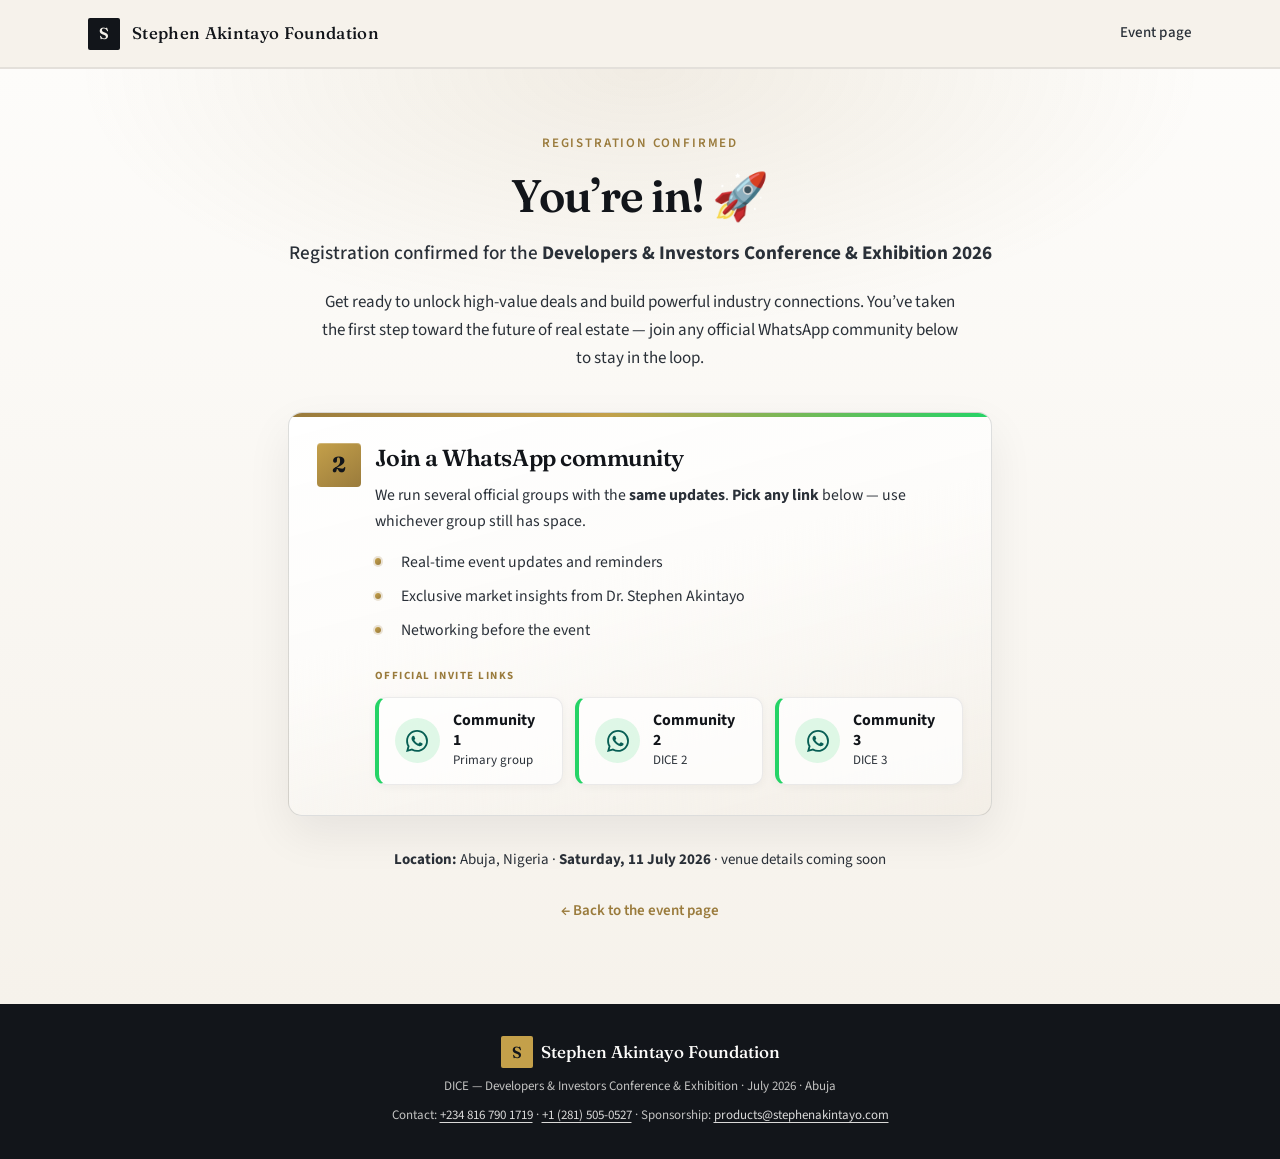
<file: thank-you.html>
<!DOCTYPE html>
<html lang="en-NG">
<head>
  <!-- Google Tag Manager (deferred until after load — keeps first paint fast) -->
  <script>
    window.dataLayer = window.dataLayer || [];
    window.addEventListener("load", function gtmDeferred() {
      window.removeEventListener("load", gtmDeferred);
      window.dataLayer.push({ "gtm.start": Date.now(), event: "gtm.js" });
      var s = document.createElement("script");
      s.async = true;
      s.src = "https://www.googletagmanager.com/gtm.js?id=GTM-N8H2X3M3";
      document.head.appendChild(s);
    });
  </script>
  <!-- End Google Tag Manager -->
  <meta charset="UTF-8" />
  <meta name="viewport" content="width=device-width, initial-scale=1.0" />
  <meta name="description" content="Registration confirmed for DICE 2026. Join any official WhatsApp community for updates and networking." />
  <meta name="theme-color" content="#1a1a2e" />
  <title>You’re in — DICE 2026 | Stephen Akintayo Foundation</title>
  <link rel="preconnect" href="https://fonts.googleapis.com" />
  <link rel="preconnect" href="https://fonts.gstatic.com" crossorigin />
  <link href="https://fonts.googleapis.com/css2?family=Fraunces:opsz,wght@9..144,400;9..144,500;9..144,600;9..144,700&family=Source+Sans+3:wght@400;500;600;700&display=swap" rel="stylesheet" />
  <link rel="stylesheet" href="styles.css" />
</head>
<body>
  <!-- Google Tag Manager (noscript) -->
  <noscript><iframe src="https://www.googletagmanager.com/ns.html?id=GTM-N8H2X3M3"
  height="0" width="0" style="display:none;visibility:hidden"></iframe></noscript>
  <!-- End Google Tag Manager (noscript) -->
  <a class="skip-link" href="#main">Skip to content</a>

  <header class="site-header">
    <div class="header-inner">
      <a href="index.html" class="logo-home">
        <span class="logo-mark" aria-hidden="true">S</span>
        <span class="logo-text">Stephen Akintayo Foundation</span>
      </a>
      <nav class="header-nav" aria-label="Primary">
        <a href="index.html">Event page</a>
      </nav>
      <button type="button" class="menu-toggle" aria-expanded="false" aria-controls="mobile-nav" aria-label="Open menu">
        <span></span><span></span><span></span>
      </button>
    </div>
    <div id="mobile-nav" class="mobile-nav" hidden>
      <a href="index.html">Event page</a>
    </div>
  </header>

  <main id="main">
    <div class="thank-you-main">
      <div class="thank-you-inner thank-you-wide container">
        <p class="thank-you-eyebrow">Registration confirmed</p>
        <h1 class="thank-you-title">You’re in! <span class="thank-you-emoji" aria-hidden="true">🚀</span></h1>
        <p class="thank-you-subhead">
          Registration confirmed for the <strong>Developers &amp; Investors Conference &amp; Exhibition 2026</strong>
        </p>
        <p class="thank-you-lead">
          Get ready to unlock high-value deals and build powerful industry connections. You’ve taken the first step toward the future of real estate — join any official WhatsApp community below to stay in the loop.
        </p>

        <div class="thank-you-steps">
          <!-- Step 1: ticket generation — temporarily hidden
          <article class="thank-you-step">
            <div class="thank-you-step-marker" aria-hidden="true">
              <span class="thank-you-step-num">1</span>
            </div>
            <h2 class="thank-you-step-title">Step 1: Generate your instant ticket</h2>
            <div class="thank-you-step-content">
              <p class="thank-you-step-lead">
                Don’t arrive empty-handed! Personalize your official DICE 2026 attendee ticket on our ticket page.
              </p>
              <ul class="thank-you-checklist">
                <li>Upload your photo (professional headshots work best).</li>
                <li>Enter your full name.</li>
                <li>Click <strong>Generate</strong> to download your digital invite instantly.</li>
              </ul>
              <div class="thank-you-step-actions">
                <a
                  href="https://getdp.co/gridce"
                  class="btn btn-lg btn-cta-gradient thank-you-cta-primary"
                  target="_blank"
                  rel="noopener noreferrer"
                >Generate my ticket now</a>
                <p class="thank-you-link-display">
                  <span class="thank-you-link-label">Direct link</span>
                  <a href="https://getdp.co/gridce" class="thank-you-inline-link" target="_blank" rel="noopener noreferrer">getdp.co/gridce</a>
                </p>
              </div>
            </div>
          </article>
          -->

          <article class="thank-you-step thank-you-step--community">
            <svg class="thank-you-wa-sprite" xmlns="http://www.w3.org/2000/svg" aria-hidden="true" focusable="false" width="0" height="0">
              <defs>
                <symbol id="thank-you-wa-icon" viewBox="0 0 24 24">
                  <path fill="currentColor" d="M17.472 14.382c-.297-.149-1.758-.867-2.03-.967-.273-.099-.471-.148-.67.15-.197.297-.767.966-.94 1.164-.173.199-.347.223-.644.075-.297-.15-1.255-.463-2.39-1.475-.883-.788-1.48-1.761-1.653-2.059-.173-.297-.018-.458.13-.606.134-.133.298-.347.446-.52.149-.174.198-.298.298-.497.099-.198.05-.371-.025-.52-.075-.149-.669-1.612-.916-2.207-.242-.579-.487-.5-.669-.51-.173-.008-.371-.01-.57-.01-.198 0-.52.074-.792.372-.272.297-1.04 1.016-1.04 2.479 0 1.462 1.065 2.875 1.213 3.074.149.198 2.096 3.2 5.077 4.487.709.306 1.262.489 1.694.625.712.227 1.36.195 1.871.118.571-.085 1.758-.719 2.006-1.413.248-.694.248-1.289.173-1.413-.074-.124-.272-.198-.57-.347m-5.421 7.403h-.004a9.87 9.87 0 01-5.031-1.378l-.361-.214-3.741.982.998-3.648-.235-.374a9.86 9.86 0 01-1.51-5.26c.001-5.45 4.436-9.884 9.888-9.884 2.64 0 5.122 1.03 6.988 2.898a9.825 9.825 0 012.893 6.994c-.003 5.45-4.435 9.884-9.881 9.884m8.413-18.297A11.815 11.815 0 0012.05 0C5.495 0 .16 5.335.157 11.892c0 2.096.547 4.142 1.588 5.945L.057 24l6.305-1.654a11.882 11.882 0 005.683 1.448h.005c6.554 0 11.89-5.335 11.893-11.893a11.821 11.821 0 00-3.48-8.413z"/>
                </symbol>
              </defs>
            </svg>
            <div class="thank-you-step-marker" aria-hidden="true">
              <span class="thank-you-step-num">2</span>
            </div>
            <h2 class="thank-you-step-title">Join a WhatsApp community</h2>
            <div class="thank-you-step-content">
              <p class="thank-you-step-lead">
                We run several official groups with the <strong>same updates</strong>. <strong>Pick any link</strong> below — use whichever group still has space.
              </p>
              <ul class="thank-you-checklist thank-you-checklist--community">
                <li>Real-time event updates and reminders</li>
                <li>Exclusive market insights from Dr.&nbsp;Stephen Akintayo</li>
                <li>Networking before the event</li>
              </ul>
              <p class="thank-you-community-heading" id="thank-you-community-heading">Official invite links</p>
              <div class="thank-you-community-grid" role="group" aria-labelledby="thank-you-community-heading">
                <a
                  class="thank-you-community-card"
                  href="https://chat.whatsapp.com/Hzbi21giJf1JGXsC3BEkIw"
                  target="_blank"
                  rel="noopener noreferrer"
                >
                  <span class="thank-you-community-card-icon" aria-hidden="true">
                    <svg class="thank-you-community-wa" width="22" height="22"><use href="#thank-you-wa-icon"/></svg>
                  </span>
                  <span class="thank-you-community-card-text">
                    <span class="thank-you-community-card-title">Community 1</span>
                    <span class="thank-you-community-card-meta">Primary group</span>
                  </span>
                </a>
                <a
                  class="thank-you-community-card"
                  href="https://chat.whatsapp.com/JtiUFlT0Bx2DrVnPiBp1FL"
                  target="_blank"
                  rel="noopener noreferrer"
                >
                  <span class="thank-you-community-card-icon" aria-hidden="true">
                    <svg class="thank-you-community-wa" width="22" height="22"><use href="#thank-you-wa-icon"/></svg>
                  </span>
                  <span class="thank-you-community-card-text">
                    <span class="thank-you-community-card-title">Community 2</span>
                    <span class="thank-you-community-card-meta">DICE&nbsp;2</span>
                  </span>
                </a>
                <a
                  class="thank-you-community-card"
                  href="https://chat.whatsapp.com/GJ0zXolx11I5WXrJYCpetO"
                  target="_blank"
                  rel="noopener noreferrer"
                >
                  <span class="thank-you-community-card-icon" aria-hidden="true">
                    <svg class="thank-you-community-wa" width="22" height="22"><use href="#thank-you-wa-icon"/></svg>
                  </span>
                  <span class="thank-you-community-card-text">
                    <span class="thank-you-community-card-title">Community 3</span>
                    <span class="thank-you-community-card-meta">DICE&nbsp;3</span>
                  </span>
                </a>
              </div>
            </div>
          </article>
        </div>

        <p class="thank-you-venue">
          <strong>Location:</strong> Abuja, Nigeria · <strong>Saturday, 11 July 2026</strong> · venue details coming soon
        </p>

        <p class="thank-you-back">
          <a href="index.html">← Back to the event page</a>
        </p>
      </div>
    </div>
  </main>

  <footer class="site-footer">
    <div class="footer-inner">
      <p class="footer-brand"><span class="logo-mark" aria-hidden="true">S</span> Stephen Akintayo Foundation</p>
      <p class="footer-meta">DICE — Developers &amp; Investors Conference &amp; Exhibition · July 2026 · Abuja</p>
      <p class="footer-meta thank-you-footer-contact">
        Contact: <a href="tel:+2348167901719">+234 816 790 1719</a>
        · <a href="tel:+12815050527">+1 (281) 505-0527</a>
        · Sponsorship: <a href="mailto:products@stephenakintayo.com">products@stephenakintayo.com</a>
      </p>
    </div>
  </footer>

  <script src="script.js" defer></script>
</body>
</html>
</file>
<file: styles.css>
/* --------------------------------------------------------------------------
   Developer and Investors Conference and Exhibition — typography: Fraunces + Source Sans 3
   Palette: deep ink, warm paper, restrained brass
   -------------------------------------------------------------------------- */

:root {
  --ink: #12151a;
  --ink-soft: #2a3038;
  --paper: #f6f2eb;
  --paper-dark: #ebe4d9;
  --white: #fdfcfa;
  --brass: #9a7b3c;
  --brass-bright: #c4a04a;
  --brass-dim: rgba(154, 123, 60, 0.12);
  --line: rgba(18, 21, 26, 0.08);
  --line-strong: rgba(18, 21, 26, 0.14);
  --font-serif: "Fraunces", Georgia, "Times New Roman", serif;
  --font-sans: "Source Sans 3", system-ui, -apple-system, sans-serif;
  --ease-out: cubic-bezier(0.22, 1, 0.36, 1);
  --header-h: 4.25rem;
}

*,
*::before,
*::after {
  box-sizing: border-box;
}

html {
  scroll-behavior: smooth;
}

body {
  margin: 0;
  font-family: var(--font-sans);
  font-size: 1.0625rem;
  line-height: 1.65;
  color: var(--ink-soft);
  background: var(--paper);
  -webkit-font-smoothing: antialiased;
}

img {
  max-width: 100%;
  height: auto;
}

.skip-link {
  position: absolute;
  top: -100px;
  left: 1rem;
  padding: 0.5rem 1rem;
  background: var(--ink);
  color: var(--white);
  z-index: 1000;
  transition: top 0.2s;
}

.skip-link:focus {
  top: 1rem;
}

/* Header */
.site-header {
  position: sticky;
  top: 0;
  z-index: 100;
  height: var(--header-h);
  background: rgba(246, 242, 235, 0.92);
  backdrop-filter: blur(10px);
  border-bottom: 1px solid var(--line);
}

.header-inner {
  max-width: 72rem;
  margin: 0 auto;
  padding: 0 1.5rem;
  height: 100%;
  display: flex;
  align-items: center;
  gap: 0.75rem;
}

.logo-mark {
  display: inline-flex;
  align-items: center;
  justify-content: center;
  width: 2rem;
  height: 2rem;
  font-family: var(--font-serif);
  font-weight: 600;
  font-size: 1rem;
  background: var(--ink);
  color: var(--paper);
  border-radius: 2px;
}

.logo-home {
  display: flex;
  align-items: center;
  gap: 0.75rem;
  margin-right: auto;
  text-decoration: none;
  color: inherit;
}

.logo-home .logo-text {
  margin-right: 0;
}

.logo-text {
  font-family: var(--font-serif);
  font-weight: 500;
  font-size: clamp(0.78rem, 2.4vw, 1.05rem);
  line-height: 1.25;
  color: var(--ink);
  letter-spacing: 0.02em;
  margin-right: auto;
}

.header-nav {
  display: none;
  align-items: center;
  gap: 1.75rem;
}

.header-nav a {
  font-size: 0.9375rem;
  font-weight: 500;
  color: var(--ink-soft);
  text-decoration: none;
  letter-spacing: 0.01em;
}

.header-nav a:hover {
  color: var(--brass);
}

.nav-cta {
  padding: 0.5rem 1.1rem;
  background: var(--ink);
  color: var(--white) !important;
  border-radius: 2px;
}

.nav-cta:hover {
  background: var(--ink-soft);
  color: var(--white) !important;
}

.menu-toggle {
  display: flex;
  flex-direction: column;
  justify-content: center;
  gap: 5px;
  width: 2.5rem;
  height: 2.5rem;
  padding: 0;
  border: none;
  background: transparent;
  cursor: pointer;
}

.menu-toggle span {
  display: block;
  height: 2px;
  width: 100%;
  background: var(--ink);
  transition: transform 0.25s var(--ease-out), opacity 0.2s;
}

.menu-toggle[aria-expanded="true"] span:nth-child(1) {
  transform: translateY(7px) rotate(45deg);
}

.menu-toggle[aria-expanded="true"] span:nth-child(2) {
  opacity: 0;
}

.menu-toggle[aria-expanded="true"] span:nth-child(3) {
  transform: translateY(-7px) rotate(-45deg);
}

.mobile-nav {
  position: absolute;
  left: 0;
  right: 0;
  top: var(--header-h);
  padding: 1rem 1.5rem 1.5rem;
  background: var(--white);
  border-bottom: 1px solid var(--line);
  display: flex;
  flex-direction: column;
  gap: 0.5rem;
  box-shadow: 0 12px 40px rgba(18, 21, 26, 0.06);
}

.mobile-nav[hidden] {
  display: none;
}

.mobile-nav:not([hidden]) {
  display: flex;
}

.mobile-nav a {
  font-weight: 600;
  color: var(--ink);
  text-decoration: none;
  padding: 0.65rem 0;
  border-bottom: 1px solid var(--line);
}

@media (min-width: 768px) {
  .header-nav {
    display: flex;
  }

  .menu-toggle {
    display: none;
  }

  .mobile-nav {
    display: none !important;
  }
}

/* Hero */
.hero {
  position: relative;
  min-height: calc(100vh - var(--header-h));
  min-height: calc(100dvh - var(--header-h));
  display: flex;
  align-items: center;
  padding: 3rem 1.5rem 4rem;
  overflow: hidden;
}

.hero-bg {
  position: absolute;
  inset: 0;
  background:
    radial-gradient(ellipse 80% 50% at 50% -20%, var(--brass-dim), transparent),
    linear-gradient(180deg, var(--white) 0%, var(--paper) 55%, var(--paper-dark) 100%);
  z-index: 0;
}

.hero-grid {
  position: absolute;
  inset: 0;
  background-image:
    linear-gradient(var(--line) 1px, transparent 1px),
    linear-gradient(90deg, var(--line) 1px, transparent 1px);
  background-size: 48px 48px;
  mask-image: linear-gradient(180deg, black 0%, transparent 85%);
  opacity: 0.6;
  z-index: 0;
}

.hero-inner {
  position: relative;
  z-index: 1;
  max-width: 46rem;
  margin: 0 auto;
  text-align: center;
}

.hero-eyebrow {
  font-family: var(--font-sans);
  font-size: 0.8125rem;
  font-weight: 600;
  letter-spacing: 0.14em;
  text-transform: uppercase;
  color: var(--brass);
  margin: 0 0 1rem;
}

.hero-title {
  font-family: var(--font-serif);
  font-optical-sizing: auto;
  font-weight: 600;
  font-size: clamp(1.85rem, 5vw, 2.85rem);
  line-height: 1.12;
  color: var(--ink);
  margin: 0 0 0.65rem;
  letter-spacing: -0.02em;
}

.hero-tagline {
  font-family: var(--font-serif);
  font-optical-sizing: auto;
  font-weight: 600;
  font-size: clamp(1.1rem, 2.8vw, 1.45rem);
  font-style: italic;
  color: var(--brass);
  margin: 0 0 1rem;
  letter-spacing: -0.01em;
}

.hero-subtitle {
  font-size: clamp(1rem, 2.2vw, 1.2rem);
  font-weight: 500;
  color: var(--ink-soft);
  margin: 0 0 2rem;
  max-width: 36rem;
  margin-left: auto;
  margin-right: auto;
}

.hero-meta {
  list-style: none;
  padding: 0;
  margin: 0 0 2rem;
  display: flex;
  flex-wrap: wrap;
  justify-content: center;
  gap: 0.75rem 1.5rem;
}

.hero-meta li {
  display: inline-flex;
  align-items: center;
  gap: 0.4rem;
  font-size: 0.9375rem;
  font-weight: 600;
  color: var(--ink);
  padding: 0.5rem 0.85rem;
  background: var(--white);
  border: 1px solid var(--line-strong);
  border-radius: 2px;
  box-shadow: 0 1px 0 rgba(18, 21, 26, 0.04);
}

.meta-icon {
  font-size: 1rem;
  line-height: 1;
}

.hero-lead {
  margin: 0 0 2rem;
  font-size: 1.0625rem;
  max-width: 38rem;
  margin-left: auto;
  margin-right: auto;
  color: var(--ink-soft);
}

.hero-actions {
  margin-bottom: 1rem;
}

.btn {
  display: inline-flex;
  align-items: center;
  justify-content: center;
  gap: 0.35rem;
  font-family: var(--font-sans);
  font-size: 0.9375rem;
  font-weight: 600;
  text-decoration: none;
  padding: 0.85rem 1.5rem;
  border-radius: 2px;
  border: 2px solid transparent;
  cursor: pointer;
  transition: background 0.2s var(--ease-out), color 0.2s, border-color 0.2s, transform 0.15s;
}

.btn:active {
  transform: scale(0.98);
}

.btn-primary {
  background: var(--ink);
  color: var(--white);
  border-color: var(--ink);
}

.btn-primary:hover {
  background: var(--ink-soft);
  border-color: var(--ink-soft);
}

.btn-outline {
  background: transparent;
  color: var(--ink);
  border-color: var(--ink);
}

.btn-outline:hover {
  background: var(--ink);
  color: var(--white);
}

.btn-lg {
  padding: 1rem 1.75rem;
  font-size: 1rem;
}

.btn-note {
  font-weight: 500;
  opacity: 0.9;
}

.hero-urgency {
  margin: 0;
  font-size: 0.875rem;
  font-weight: 600;
  color: var(--brass);
  letter-spacing: 0.02em;
}

.register-panel {
  padding: 1.75rem 1.5rem 1.5rem;
  height: fit-content;
  text-align: left;
  background: var(--paper);
  border: 1px solid var(--line-strong);
  border-radius: 2px;
  box-shadow: 0 12px 40px rgba(18, 21, 26, 0.06);
}

.register-panel-title {
  font-family: var(--font-serif);
  font-optical-sizing: auto;
  font-weight: 600;
  font-size: clamp(1.2rem, 2.5vw, 1.4rem);
  color: var(--ink);
  margin: 0 0 0.65rem;
  letter-spacing: -0.02em;
  text-align: center;
}

.register-panel-note {
  margin: 0 0 1.35rem;
  font-size: 0.9375rem;
  color: var(--ink-soft);
  text-align: center;
  line-height: 1.55;
}

.register-form {
  margin: 0;
}

.form-fields {
  display: flex;
  flex-direction: column;
  gap: 1rem;
  margin-bottom: 1.25rem;
}

.form-field {
  display: flex;
  flex-direction: column;
  gap: 0.35rem;
}

.form-label {
  font-size: 0.75rem;
  font-weight: 700;
  letter-spacing: 0.06em;
  text-transform: uppercase;
  color: var(--ink-soft);
}

.form-label-optional {
  font-weight: 500;
  letter-spacing: 0.02em;
  text-transform: none;
  opacity: 0.75;
}

.register-form input,
.register-form select,
.register-form textarea {
  font-family: var(--font-sans);
  font-size: 1rem;
  padding: 0.65rem 0.75rem;
  border: 1px solid var(--line-strong);
  border-radius: 2px;
  background: var(--paper);
  color: var(--ink);
  transition: border-color 0.2s, box-shadow 0.2s;
}

.register-form select {
  cursor: pointer;
  appearance: none;
  padding-right: 2rem;
  background-color: var(--paper);
  background-image: linear-gradient(45deg, transparent 50%, var(--ink-soft) 50%), linear-gradient(135deg, var(--ink-soft) 50%, transparent 50%);
  background-position: calc(100% - 1.1rem) 50%, calc(100% - 0.75rem) 50%;
  background-size: 6px 6px, 6px 6px;
  background-repeat: no-repeat;
}

.register-form input::placeholder,
.register-form textarea::placeholder {
  color: rgba(42, 48, 56, 0.45);
}

.register-form input:hover,
.register-form select:hover,
.register-form textarea:hover {
  border-color: rgba(18, 21, 26, 0.22);
}

.register-form input:focus,
.register-form select:focus,
.register-form textarea:focus {
  outline: none;
  border-color: var(--brass);
  box-shadow: 0 0 0 3px var(--brass-dim);
}

.register-panel .register-form input:not([type="radio"]),
.register-panel .register-form select,
.register-panel .register-form textarea {
  width: 100%;
  box-sizing: border-box;
  background-color: var(--white);
}

.register-form-inline {
  display: flex;
  flex-direction: column;
  gap: 0.75rem;
}

.register-form-inline > label {
  font-size: 0.875rem;
  font-weight: 600;
  color: var(--ink);
}

.label-hint {
  font-weight: 500;
  color: var(--ink-soft);
}

.form-field-hint {
  margin: -0.35rem 0 0;
  font-size: 0.8125rem;
  line-height: 1.5;
  color: var(--ink-soft);
}

.register-form-inline > .form-field-hint + input {
  margin-top: 0;
}

.form-fieldset {
  border: none;
  padding: 0;
  margin: 0;
}

.form-fieldset legend {
  font-size: 0.875rem;
  font-weight: 600;
  color: var(--ink);
  margin-bottom: 0.45rem;
  padding: 0;
}

.form-radio-group {
  display: flex;
  flex-direction: column;
  gap: 0.5rem;
}

.form-radio-label {
  display: flex;
  align-items: flex-start;
  gap: 0.55rem;
  font-size: 0.9375rem;
  font-weight: 500;
  color: var(--ink);
  cursor: pointer;
}

.form-radio-label input {
  margin: 0.2rem 0 0;
  flex-shrink: 0;
  width: auto;
  accent-color: var(--ink);
}

.btn-submit {
  width: 100%;
  border: none;
}

.form-status {
  margin: 1rem 0 0;
  font-size: 0.9375rem;
  font-weight: 600;
  text-align: center;
  color: var(--brass);
}

.form-status.is-error {
  color: #8b2942;
}

.register-panel-trust {
  margin: 1rem 0 0;
  font-size: 0.8125rem;
  font-weight: 600;
  color: var(--ink-soft);
  text-align: center;
  line-height: 1.5;
}

.registration-form-block {
  margin: 0;
}

.registration-success {
  padding: 0.5rem 0 0;
  text-align: left;
}

.registration-success[hidden] {
  display: none !important;
}

.registration-success-title {
  font-family: var(--font-serif);
  font-optical-sizing: auto;
  font-size: clamp(1.2rem, 2.5vw, 1.45rem);
  font-weight: 600;
  color: var(--ink);
  margin: 0 0 0.75rem;
  letter-spacing: -0.02em;
  line-height: 1.2;
}

.registration-success-lead {
  font-size: 0.9375rem;
  line-height: 1.6;
  color: var(--ink-soft);
  margin: 0 0 1rem;
}

.registration-success-community {
  font-size: 0.9375rem;
  font-weight: 600;
  color: var(--ink);
  line-height: 1.5;
  margin: 0 0 1rem;
}

.registration-success-btn {
  display: inline-flex;
  margin-top: 0.15rem;
}

.registration-error {
  margin-top: 1rem;
  text-align: left;
}

.registration-error[hidden] {
  display: none !important;
}

/* Full-screen “submitting” state before redirect to thank-you */
.registration-submit-overlay {
  position: fixed;
  inset: 0;
  z-index: 1000;
  display: flex;
  align-items: center;
  justify-content: center;
  padding: max(1.25rem, env(safe-area-inset-top)) max(1.25rem, env(safe-area-inset-right))
    max(1.25rem, env(safe-area-inset-bottom)) max(1.25rem, env(safe-area-inset-left));
  background: rgba(18, 21, 26, 0.55);
  backdrop-filter: blur(6px);
  -webkit-backdrop-filter: blur(6px);
}

.registration-submit-overlay[hidden] {
  display: none !important;
}

.registration-submit-overlay-inner {
  max-width: 22rem;
  width: 100%;
  padding: 1.75rem 1.5rem;
  background: var(--white);
  border: 1px solid var(--line-strong);
  border-radius: 6px;
  box-shadow: 0 24px 64px rgba(18, 21, 26, 0.2);
  text-align: center;
}

.registration-submit-spinner {
  box-sizing: border-box;
  width: 2.75rem;
  height: 2.75rem;
  margin: 0 auto 1.25rem;
  border: 3px solid var(--paper-dark);
  border-top-color: var(--brass-bright);
  border-radius: 50%;
  animation: registration-submit-spin 0.85s linear infinite;
}

.registration-submit-title {
  margin: 0 0 0.75rem;
  font-family: var(--font-serif);
  font-weight: 600;
  font-size: 1.2rem;
  color: var(--ink);
  letter-spacing: -0.02em;
  line-height: 1.25;
}

.registration-submit-tip {
  margin: 0 0 0.85rem;
  font-size: 0.9375rem;
  line-height: 1.55;
  color: var(--ink-soft);
  min-height: 2.9rem;
}

.registration-submit-sub {
  margin: 0;
  font-size: 0.8125rem;
  font-weight: 600;
  letter-spacing: 0.04em;
  text-transform: uppercase;
  color: var(--brass);
}

@keyframes registration-submit-spin {
  to {
    transform: rotate(360deg);
  }
}

/* Sections */
.section {
  padding: clamp(3.5rem, 8vw, 5.5rem) 1.5rem;
}

.container {
  max-width: 72rem;
  margin: 0 auto;
}

.container.narrow {
  max-width: 40rem;
}

.section-title {
  font-family: var(--font-serif);
  font-optical-sizing: auto;
  font-weight: 600;
  font-size: clamp(1.65rem, 3.5vw, 2.15rem);
  color: var(--ink);
  text-align: center;
  margin: 0 0 2rem;
  letter-spacing: -0.02em;
}

.section-about {
  background: var(--white);
  border-top: 1px solid var(--line);
}

.prose p {
  margin: 0 0 1.25rem;
}

.prose p:last-child {
  margin-bottom: 0;
}

.section-gain {
  background: var(--ink);
  color: rgba(253, 252, 250, 0.88);
}

.section-gain .section-title {
  color: var(--white);
}

.gain-grid {
  list-style: none;
  padding: 0;
  margin: 0;
  display: grid;
  gap: 1rem;
  grid-template-columns: 1fr;
}

@media (min-width: 640px) {
  .gain-grid {
    grid-template-columns: repeat(2, 1fr);
  }

  .gain-card-wide {
    grid-column: span 2;
  }
}

.gain-card {
  position: relative;
  padding: 1.5rem 1.5rem 1.5rem 1.25rem;
  border: 1px solid rgba(253, 252, 250, 0.12);
  background: rgba(253, 252, 250, 0.04);
  border-radius: 2px;
  transition: border-color 0.2s, background 0.2s;
}

.gain-card:hover {
  border-color: rgba(196, 160, 74, 0.35);
  background: rgba(253, 252, 250, 0.06);
}

.gain-card p {
  margin: 0;
  font-size: 1rem;
  font-weight: 500;
  line-height: 1.55;
  padding-left: 3rem;
}

.gain-num {
  position: absolute;
  left: 1.25rem;
  top: 1.35rem;
  font-family: var(--font-serif);
  font-size: 0.75rem;
  font-weight: 600;
  letter-spacing: 0.08em;
  color: var(--brass-bright);
}

.section-audience {
  background: var(--paper-dark);
  border-top: 1px solid var(--line);
}

.speaker-card {
  margin: 0 auto;
  width: 100%;
  max-width: min(22rem, 100%);
  display: flex;
  flex-direction: column;
  align-items: stretch;
  overflow: hidden;
  border: 1px solid var(--line-strong);
  border-radius: 2px;
  background: var(--paper);
  text-align: center;
}

.speaker-photo-wrap {
  position: relative;
  aspect-ratio: 1 / 1;
  width: 100%;
  overflow: hidden;
  background: var(--paper-dark);
}

.speaker-photo {
  width: 100%;
  height: 100%;
  object-fit: cover;
  object-position: center top;
  display: block;
}

.speaker-text {
  padding: clamp(1.25rem, 4vw, 1.65rem) 1.35rem clamp(1.5rem, 5vw, 2rem);
}

.speaker-name {
  font-family: var(--font-serif);
  font-optical-sizing: auto;
  font-weight: 600;
  font-size: clamp(1.25rem, 2.8vw, 1.65rem);
  color: var(--ink);
  margin: 0 0 0.5rem;
  letter-spacing: -0.02em;
  line-height: 1.25;
}

.speaker-role {
  margin: 0;
  font-size: 0.9375rem;
  font-weight: 500;
  color: var(--ink-soft);
  line-height: 1.55;
}

.speaker-host-label {
  margin: 0 0 0.35rem;
  font-size: 0.6875rem;
  font-weight: 700;
  letter-spacing: 0.14em;
  text-transform: uppercase;
  color: var(--brass);
}

.speaker-roster {
  list-style: none;
  margin: 1rem 0 0;
  padding: 0;
  display: grid;
  gap: 0.5rem;
}

.speaker-roster-item {
  padding: 0.75rem 1rem;
  background: var(--white);
  border: 1px solid var(--line);
  border-radius: 4px;
  text-align: left;
}

.speaker-roster-name {
  font-family: var(--font-serif);
  font-weight: 600;
  font-size: 1rem;
  color: var(--ink);
  line-height: 1.3;
}

.audience-list {
  list-style: none;
  padding: 0;
  margin: 0 auto;
  max-width: 36rem;
  display: grid;
  gap: 0;
}

.audience-list li {
  position: relative;
  padding: 1rem 0 1rem 2rem;
  font-weight: 600;
  color: var(--ink);
  border-bottom: 1px solid var(--line-strong);
}

.audience-list li::before {
  content: "";
  position: absolute;
  left: 0;
  top: 1.35rem;
  width: 8px;
  height: 8px;
  background: var(--brass);
  border-radius: 1px;
  transform: rotate(45deg);
}

.section-details {
  background: var(--white);
  border-top: 1px solid var(--line);
}

.details-register-grid {
  display: grid;
  gap: 2rem;
  align-items: start;
}

.details-info-col {
  min-width: 0;
}

.details-form-col {
  min-width: 0;
}

.register-panel-inline {
  text-align: left;
}

.register-panel-inline .register-panel-title,
.register-panel-inline .register-panel-note {
  text-align: left;
}

.register-panel-inline .register-panel-trust {
  text-align: left;
  margin-top: 1rem;
}

@media (min-width: 900px) {
  .details-register-grid {
    grid-template-columns: minmax(0, 1fr) minmax(0, 1.05fr);
    gap: 2.5rem 3rem;
    align-items: start;
  }
}

.details-board-fill {
  margin: 0;
  max-width: none;
}

#details,
#speaker,
#register,
#register-form {
  scroll-margin-top: calc(var(--header-h) + 1rem);
}

.section-register {
  background:
    radial-gradient(ellipse 90% 50% at 50% -20%, rgba(154, 123, 60, 0.14), transparent 55%),
    linear-gradient(180deg, var(--paper-dark) 0%, var(--paper) 45%, var(--white) 100%);
  border-top: 1px solid var(--line-strong);
}

.register-speaker-grid {
  display: grid;
  gap: clamp(1.75rem, 4vw, 2.5rem);
  align-items: start;
}

@media (max-width: 899px) {
  .register-speaker-grid {
    grid-template-areas:
      "cta"
      "speaker";
  }

  .register-speaker-grid .register-shell {
    grid-area: cta;
  }

  .register-speaker-grid .register-speaker-col {
    grid-area: speaker;
  }
}

@media (min-width: 900px) {
  .register-speaker-grid {
    grid-template-columns: minmax(0, 22rem) minmax(0, 1fr);
    grid-template-areas: "speaker cta";
    gap: 2.5rem 3rem;
    align-items: stretch;
  }
}

.register-speaker-grid .register-shell {
  max-width: none;
  margin-inline: 0;
  width: 100%;
}

.register-speaker-col {
  min-width: 0;
}

.register-speaker-kicker {
  margin: 0 0 0.75rem;
  font-size: 0.6875rem;
  font-weight: 700;
  letter-spacing: 0.16em;
  text-transform: uppercase;
  color: var(--brass);
}

.speaker-card-register {
  max-width: none;
  margin: 0;
  width: 100%;
  height: 100%;
}

.register-shell {
  position: relative;
  max-width: 44rem;
  margin-inline: auto;
  padding: clamp(2rem, 5vw, 2.85rem);
  background: var(--white);
  border: 1px solid var(--line-strong);
  border-radius: 3px;
  box-shadow:
    0 1px 0 rgba(18, 21, 26, 0.04),
    0 24px 48px rgba(18, 21, 26, 0.08);
}

.register-shell::before {
  content: "";
  position: absolute;
  left: 0;
  top: 0;
  bottom: 0;
  width: 4px;
  border-radius: 3px 0 0 3px;
  background: linear-gradient(180deg, var(--brass-bright), var(--brass));
}

.register-card-head {
  text-align: left;
  margin-bottom: 1.75rem;
  padding-left: 0.35rem;
}

.register-kicker {
  margin: 0 0 0.5rem;
  font-size: 0.6875rem;
  font-weight: 700;
  letter-spacing: 0.16em;
  text-transform: uppercase;
  color: var(--brass);
}

.register-card-title {
  font-family: var(--font-serif);
  font-optical-sizing: auto;
  font-weight: 600;
  font-size: clamp(1.65rem, 3.5vw, 2.1rem);
  color: var(--ink);
  letter-spacing: -0.02em;
  line-height: 1.15;
  margin: 0 0 0.85rem;
}

.register-card-lead {
  margin: 0;
  font-size: 1.0625rem;
  line-height: 1.6;
  color: var(--ink-soft);
  max-width: 38rem;
}

.register-points {
  list-style: none;
  margin: 0 0 1.85rem;
  padding: 1.15rem 0 0;
  border-top: 1px solid var(--line);
  display: flex;
  flex-direction: column;
  gap: 1rem;
}

.register-point {
  display: flex;
  align-items: flex-start;
  gap: 0.85rem;
  font-size: 0.9375rem;
  line-height: 1.55;
  color: var(--ink-soft);
}

.register-point strong {
  color: var(--ink);
  font-weight: 600;
}

.register-point-icon {
  flex-shrink: 0;
  display: flex;
  align-items: center;
  justify-content: center;
  width: 2rem;
  height: 2rem;
  margin-top: 0.1rem;
  color: var(--brass);
  background: var(--brass-dim);
  border: 1px solid rgba(154, 123, 60, 0.22);
  border-radius: 2px;
}

.register-point-icon svg {
  display: block;
}

.register-card-footer {
  padding-top: 1.5rem;
  border-top: 1px solid var(--line);
}

.register-card-actions {
  display: flex;
  flex-wrap: wrap;
  align-items: center;
  gap: 0.75rem 1rem;
  margin-bottom: 0.85rem;
}

.register-card-actions .btn-lg {
  min-width: min(100%, 14rem);
  justify-content: center;
}

.register-card-footnote {
  margin: 0;
  font-size: 0.8125rem;
  font-weight: 500;
  line-height: 1.5;
  color: var(--ink-soft);
  max-width: 34rem;
}

.details-register-grid {
  display: grid;
  gap: 2rem;
  align-items: start;
}

@media (min-width: 900px) {
  .details-register-grid {
    grid-template-columns: 1fr 1fr;
    gap: 2rem 2.5rem;
  }
}

.details-register-col-info .details-board {
  margin: 0;
  max-width: none;
}

.details-board {
  margin: 0 auto;
  max-width: 40rem;
  border: 1px solid var(--line-strong);
  border-radius: 2px;
  overflow: hidden;
}

.detail-row {
  display: grid;
  grid-template-columns: 1fr;
  gap: 0.35rem;
  padding: 1.15rem 1.25rem;
  border-bottom: 1px solid var(--line);
}

@media (min-width: 520px) {
  .detail-row {
    grid-template-columns: 8.5rem 1fr;
    gap: 1.5rem;
    align-items: baseline;
  }
}

.detail-row:last-child {
  border-bottom: none;
}

.detail-row dt {
  font-size: 0.75rem;
  font-weight: 700;
  letter-spacing: 0.1em;
  text-transform: uppercase;
  color: var(--brass);
}

.detail-row dd {
  margin: 0;
  font-weight: 600;
  color: var(--ink);
}

.detail-row-highlight {
  background: var(--brass-dim);
}

.detail-note {
  display: block;
  margin-top: 0.35rem;
  font-size: 0.875rem;
  font-weight: 500;
  color: var(--ink-soft);
}

.section-countdown {
  background: var(--ink);
  color: rgba(253, 252, 250, 0.9);
  text-align: center;
}

.section-countdown .section-title {
  color: var(--white);
}

.countdown-intro {
  max-width: 36rem;
  margin: 0 auto 2.5rem;
  font-size: 1.05rem;
}

.countdown {
  display: flex;
  flex-wrap: wrap;
  justify-content: center;
  gap: 0.75rem 1rem;
  margin-bottom: 1.5rem;
}

.countdown-unit {
  min-width: 5.5rem;
  padding: 1.25rem 1rem;
  background: rgba(253, 252, 250, 0.06);
  border: 1px solid rgba(253, 252, 250, 0.1);
  border-radius: 2px;
}

.countdown-value {
  display: block;
  font-family: var(--font-serif);
  font-size: clamp(1.75rem, 4vw, 2.35rem);
  font-weight: 600;
  color: var(--brass-bright);
  line-height: 1.1;
  font-variant-numeric: tabular-nums;
}

.countdown-label {
  font-size: 0.6875rem;
  font-weight: 700;
  letter-spacing: 0.12em;
  text-transform: uppercase;
  opacity: 0.75;
}

.countdown-event-date {
  margin: 0;
  font-size: 0.875rem;
  opacity: 0.7;
}

.section-brand {
  background: var(--white);
  border-top: 1px solid var(--line);
  text-align: center;
}

.brand-copy {
  margin: 0;
  font-size: 1.0625rem;
}

.section-footer-cta {
  background: var(--paper-dark);
  border-top: 1px solid var(--line-strong);
  text-align: center;
}

.footer-cta-title {
  font-family: var(--font-serif);
  font-size: clamp(1.75rem, 4vw, 2.35rem);
  font-weight: 600;
  color: var(--ink);
  margin: 0 0 1rem;
}

.footer-cta-copy {
  margin: 0 0 1.75rem;
  font-size: 1.0625rem;
}

/* Thank you page */
.thank-you-main {
  padding: clamp(2.5rem, 6vw, 4rem) 1.5rem clamp(3rem, 8vw, 5rem);
  background:
    radial-gradient(ellipse 80% 50% at 50% 0%, var(--brass-dim), transparent 55%),
    linear-gradient(180deg, var(--white) 0%, var(--paper) 100%);
  border-top: 1px solid var(--line);
}

.thank-you-inner.thank-you-wide {
  max-width: 56rem;
}

.thank-you-inner {
  text-align: center;
}

.thank-you-eyebrow {
  font-family: var(--font-sans);
  font-size: 0.8125rem;
  font-weight: 600;
  letter-spacing: 0.14em;
  text-transform: uppercase;
  color: var(--brass);
  margin: 0 0 1rem;
}

.thank-you-title {
  font-family: var(--font-serif);
  font-optical-sizing: auto;
  font-weight: 600;
  font-size: clamp(2rem, 5vw, 2.85rem);
  color: var(--ink);
  margin: 0 0 1rem;
  letter-spacing: -0.02em;
  line-height: 1.15;
}

.thank-you-emoji {
  font-style: normal;
}

.thank-you-subhead {
  margin: 0 0 1.25rem;
  font-size: clamp(1.05rem, 2.2vw, 1.2rem);
  color: var(--ink-soft);
  line-height: 1.5;
  font-weight: 500;
}

.thank-you-lead {
  margin: 0 auto 2.5rem;
  max-width: 40rem;
  font-size: 1.0625rem;
  color: var(--ink-soft);
  line-height: 1.65;
}

.thank-you-steps {
  display: grid;
  gap: 1.5rem;
  margin: 0 0 2rem;
  text-align: left;
}

@media (min-width: 860px) {
  .thank-you-steps:not(:has(> .thank-you-step:only-child)) {
    grid-template-columns: 1fr 1fr;
    gap: 1.75rem;
    align-items: stretch;
  }

  .thank-you-steps:has(> .thank-you-step:only-child) {
    max-width: 44rem;
    margin-inline: auto;
  }
}

.thank-you-step {
  display: grid;
  grid-template-columns: auto 1fr;
  grid-template-rows: auto auto;
  column-gap: 0.85rem;
  row-gap: 0.65rem;
  align-items: start;
  padding: 1.5rem 1.35rem;
  background: var(--white);
  border: 1px solid var(--line);
  border-radius: 4px;
  box-shadow: 0 12px 36px rgba(18, 21, 26, 0.06);
}

.thank-you-step--community {
  position: relative;
  padding: clamp(1.35rem, 3vw, 1.9rem) clamp(1.25rem, 3vw, 1.75rem);
  border-radius: 14px;
  border-color: var(--line-strong);
  background:
    linear-gradient(165deg, rgba(255, 255, 255, 0.98) 0%, var(--white) 42%, rgba(235, 228, 217, 0.35) 100%);
  box-shadow:
    0 1px 0 rgba(255, 255, 255, 0.7) inset,
    0 18px 46px rgba(18, 21, 26, 0.07);
  overflow: hidden;
}

.thank-you-step--community::before {
  content: "";
  position: absolute;
  inset: 0 0 auto 0;
  height: 4px;
  background: linear-gradient(90deg, var(--brass) 0%, var(--brass-bright) 45%, #25d366 100%);
}

.thank-you-wa-sprite {
  position: absolute;
  width: 0;
  height: 0;
  overflow: hidden;
  clip: rect(0, 0, 0, 0);
}

.thank-you-step-marker {
  grid-column: 1;
  grid-row: 1 / -1;
  align-self: start;
}

.thank-you-step-num {
  display: flex;
  align-items: center;
  justify-content: center;
  width: 2.75rem;
  height: 2.75rem;
  font-family: var(--font-serif);
  font-weight: 700;
  font-size: 1.35rem;
  line-height: 1;
  color: var(--ink);
  background: linear-gradient(145deg, var(--brass-bright), var(--brass));
  border-radius: 4px;
  box-shadow: inset 0 1px 0 rgba(255, 255, 255, 0.25);
}

.thank-you-step-title {
  grid-column: 2;
  grid-row: 1;
  font-family: var(--font-serif);
  font-size: clamp(1.05rem, 3.2vw, 1.45rem);
  font-weight: 600;
  color: var(--ink);
  margin: 0;
  letter-spacing: -0.02em;
  line-height: 1.28;
  text-wrap: balance;
  overflow-wrap: break-word;
  min-width: 0;
}

.thank-you-step-content {
  grid-column: 2;
  grid-row: 2;
  min-width: 0;
}

.thank-you-step-lead {
  margin: 0 0 1rem;
  font-size: 0.9875rem;
  color: var(--ink-soft);
  line-height: 1.6;
}

.thank-you-checklist {
  margin: 0 0 1.35rem;
  padding-left: 1.25rem;
  font-size: 0.9875rem;
  color: var(--ink-soft);
  line-height: 1.6;
}

.thank-you-checklist li {
  margin-bottom: 0.4rem;
}

.thank-you-checklist li:last-child {
  margin-bottom: 0;
}

.thank-you-checklist--community {
  list-style: none;
  padding-left: 0;
  margin-bottom: 1.5rem;
}

.thank-you-checklist--community li {
  position: relative;
  padding-left: 1.65rem;
  margin-bottom: 0.55rem;
}

.thank-you-checklist--community li:last-child {
  margin-bottom: 0;
}

.thank-you-checklist--community li::before {
  content: "";
  position: absolute;
  left: 0;
  top: 0.55em;
  width: 0.4rem;
  height: 0.4rem;
  border-radius: 50%;
  background: linear-gradient(145deg, var(--brass-bright), var(--brass));
  box-shadow: 0 0 0 2px rgba(154, 123, 60, 0.2);
}

.thank-you-community-heading {
  font-family: var(--font-sans);
  font-size: 0.6875rem;
  font-weight: 700;
  letter-spacing: 0.14em;
  text-transform: uppercase;
  color: var(--brass);
  margin: 0 0 0.7rem;
}

.thank-you-community-grid {
  display: grid;
  gap: 0.65rem;
  grid-template-columns: 1fr;
}

@media (min-width: 640px) {
  .thank-you-community-grid {
    grid-template-columns: repeat(3, minmax(0, 1fr));
    gap: 0.75rem;
  }
}

.thank-you-community-card {
  display: flex;
  align-items: center;
  gap: 0.8rem;
  min-height: 3.35rem;
  padding: 0.85rem 1rem;
  text-decoration: none;
  color: inherit;
  background: rgba(255, 255, 255, 0.72);
  border: 1px solid var(--line);
  border-radius: 11px;
  border-left: 4px solid #25d366;
  box-shadow: 0 2px 10px rgba(18, 21, 26, 0.045);
  transition:
    border-color 0.2s var(--ease-out),
    box-shadow 0.2s var(--ease-out),
    transform 0.15s var(--ease-out),
    background 0.2s var(--ease-out);
}

.thank-you-community-card:hover {
  background: var(--white);
  border-color: rgba(37, 211, 102, 0.35);
  box-shadow: 0 10px 26px rgba(18, 21, 26, 0.09);
  transform: translateY(-2px);
}

.thank-you-community-card:active {
  transform: translateY(0);
}

.thank-you-community-card:focus-visible {
  outline: 2px solid var(--brass-bright);
  outline-offset: 3px;
}

.thank-you-community-card-icon {
  flex-shrink: 0;
  display: flex;
  align-items: center;
  justify-content: center;
  width: 2.85rem;
  height: 2.85rem;
  border-radius: 50%;
  background: rgba(37, 211, 102, 0.14);
  color: #075e54;
}

.thank-you-community-wa {
  display: block;
}

.thank-you-community-card-text {
  display: flex;
  flex-direction: column;
  gap: 0.12rem;
  min-width: 0;
  text-align: left;
}

.thank-you-community-card-title {
  font-family: var(--font-sans);
  font-weight: 700;
  font-size: 0.9875rem;
  color: var(--ink);
  line-height: 1.25;
}

.thank-you-community-card-meta {
  font-size: 0.8125rem;
  color: var(--ink-soft);
  line-height: 1.35;
}

.thank-you-step-actions {
  display: flex;
  flex-direction: column;
  align-items: stretch;
  gap: 0.75rem;
}

.thank-you-step-actions .btn {
  width: 100%;
  justify-content: center;
  text-align: center;
  white-space: normal;
  line-height: 1.35;
  min-height: 2.75rem;
}

@media (max-width: 639px) {
  .thank-you-main {
    padding-left: max(1rem, env(safe-area-inset-left, 0px));
    padding-right: max(1rem, env(safe-area-inset-right, 0px));
    padding-top: clamp(1.5rem, 5vw, 2.25rem);
    padding-bottom: clamp(2rem, 8vw, 3.5rem);
  }

  .thank-you-lead {
    margin-bottom: 1.75rem;
    font-size: 1rem;
  }

  .thank-you-steps {
    gap: 1rem;
    margin-bottom: 1.75rem;
  }

  .thank-you-step {
    padding: 1.125rem 1rem;
    column-gap: 0.6rem;
    row-gap: 0.75rem;
    border-radius: 8px;
  }

  .thank-you-step--community {
    border-radius: 12px;
    padding: 1.15rem 1rem;
  }

  .thank-you-community-grid {
    gap: 0.55rem;
  }

  .thank-you-community-card {
    padding: 0.75rem 0.85rem;
    min-height: 3.1rem;
  }

  .thank-you-community-card-icon {
    width: 2.5rem;
    height: 2.5rem;
  }

  .thank-you-community-card-title {
    font-size: 0.9375rem;
  }

  .thank-you-community-card-meta {
    font-size: 0.78125rem;
  }

  .thank-you-step-marker {
    grid-column: 1;
    grid-row: 1;
  }

  .thank-you-step-title {
    grid-column: 2;
    grid-row: 1;
    align-self: center;
    font-size: clamp(0.95rem, 4vw, 1.12rem);
    line-height: 1.32;
  }

  .thank-you-step-content {
    grid-column: 1 / -1;
    grid-row: 2;
  }

  .thank-you-step-num {
    width: 2.35rem;
    height: 2.35rem;
    font-size: 1.1rem;
    border-radius: 6px;
  }

  .thank-you-step-lead {
    font-size: 0.9375rem;
    margin-bottom: 0.85rem;
    line-height: 1.58;
  }

  .thank-you-checklist {
    font-size: 0.9375rem;
    padding-inline-start: 1rem;
    margin-bottom: 1.15rem;
    line-height: 1.58;
  }

  .thank-you-venue {
    font-size: 0.875rem;
    line-height: 1.5;
    padding: 0 0.125rem;
  }
}

.thank-you-link-display {
  margin: 0;
  font-size: 0.8125rem;
  color: var(--ink-soft);
}

.thank-you-link-label {
  display: block;
  font-weight: 600;
  letter-spacing: 0.06em;
  text-transform: uppercase;
  font-size: 0.6875rem;
  opacity: 0.85;
  margin-bottom: 0.2rem;
}

.thank-you-inline-link {
  word-break: break-all;
  font-weight: 600;
  color: var(--brass);
}

.thank-you-inline-link:hover {
  color: var(--ink-soft);
}

.btn-cta-gradient {
  background: linear-gradient(135deg, #c41e1e 0%, #e85d04 55%, #f48c06 100%);
  color: var(--white) !important;
  border-color: transparent;
  box-shadow: 0 4px 14px rgba(196, 30, 30, 0.35);
}

.btn-cta-gradient:hover {
  filter: brightness(1.06);
  border-color: transparent;
  color: var(--white) !important;
}

.btn-whatsapp {
  background: linear-gradient(135deg, #c41e1e 0%, #e85d04 55%, #f48c06 100%);
  color: var(--white) !important;
  border-color: transparent;
  gap: 0.6rem;
  box-shadow: 0 4px 14px rgba(196, 30, 30, 0.3);
}

.btn-whatsapp:hover {
  filter: brightness(1.06);
  color: var(--white) !important;
  border-color: transparent;
}

.thank-you-wa-icon {
  flex-shrink: 0;
  opacity: 0.95;
}

.thank-you-venue {
  margin: 0 0 1.75rem;
  font-size: 0.9375rem;
  color: var(--ink-soft);
  line-height: 1.55;
}

.thank-you-back {
  margin: 0;
  font-size: 0.9375rem;
}

.thank-you-back a {
  font-weight: 600;
  color: var(--brass);
  text-decoration: none;
}

.thank-you-back a:hover {
  color: var(--ink-soft);
  text-decoration: underline;
}

.thank-you-footer-contact a {
  color: rgba(253, 252, 250, 0.85);
  text-decoration: underline;
  text-underline-offset: 3px;
}

.thank-you-footer-contact a:hover {
  color: var(--white);
}

/* Footer */
.site-footer {
  padding: 2rem 1.5rem;
  background: var(--ink);
  color: rgba(253, 252, 250, 0.75);
}

.footer-inner {
  max-width: 72rem;
  margin: 0 auto;
  display: flex;
  flex-direction: column;
  align-items: center;
  gap: 0.5rem;
  text-align: center;
}

.site-footer .logo-mark {
  background: var(--brass-bright);
  color: var(--ink);
}

.footer-brand {
  margin: 0;
  font-family: var(--font-serif);
  font-weight: 500;
  color: var(--white);
  display: flex;
  align-items: center;
  gap: 0.5rem;
}

.footer-meta {
  margin: 0;
  font-size: 0.8125rem;
}

.footer-contact {
  margin-top: 0.5rem;
  line-height: 1.55;
}

.footer-contact a {
  color: inherit;
}

.register-form-inline .btn-submit {
  margin-top: 0.35rem;
}

@media (prefers-reduced-motion: reduce) {
  html {
    scroll-behavior: auto;
  }

  .btn:active {
    transform: none;
  }

  .registration-submit-spinner {
    animation: none;
    border-top-color: var(--brass-bright);
    opacity: 0.9;
  }
}
</file>
